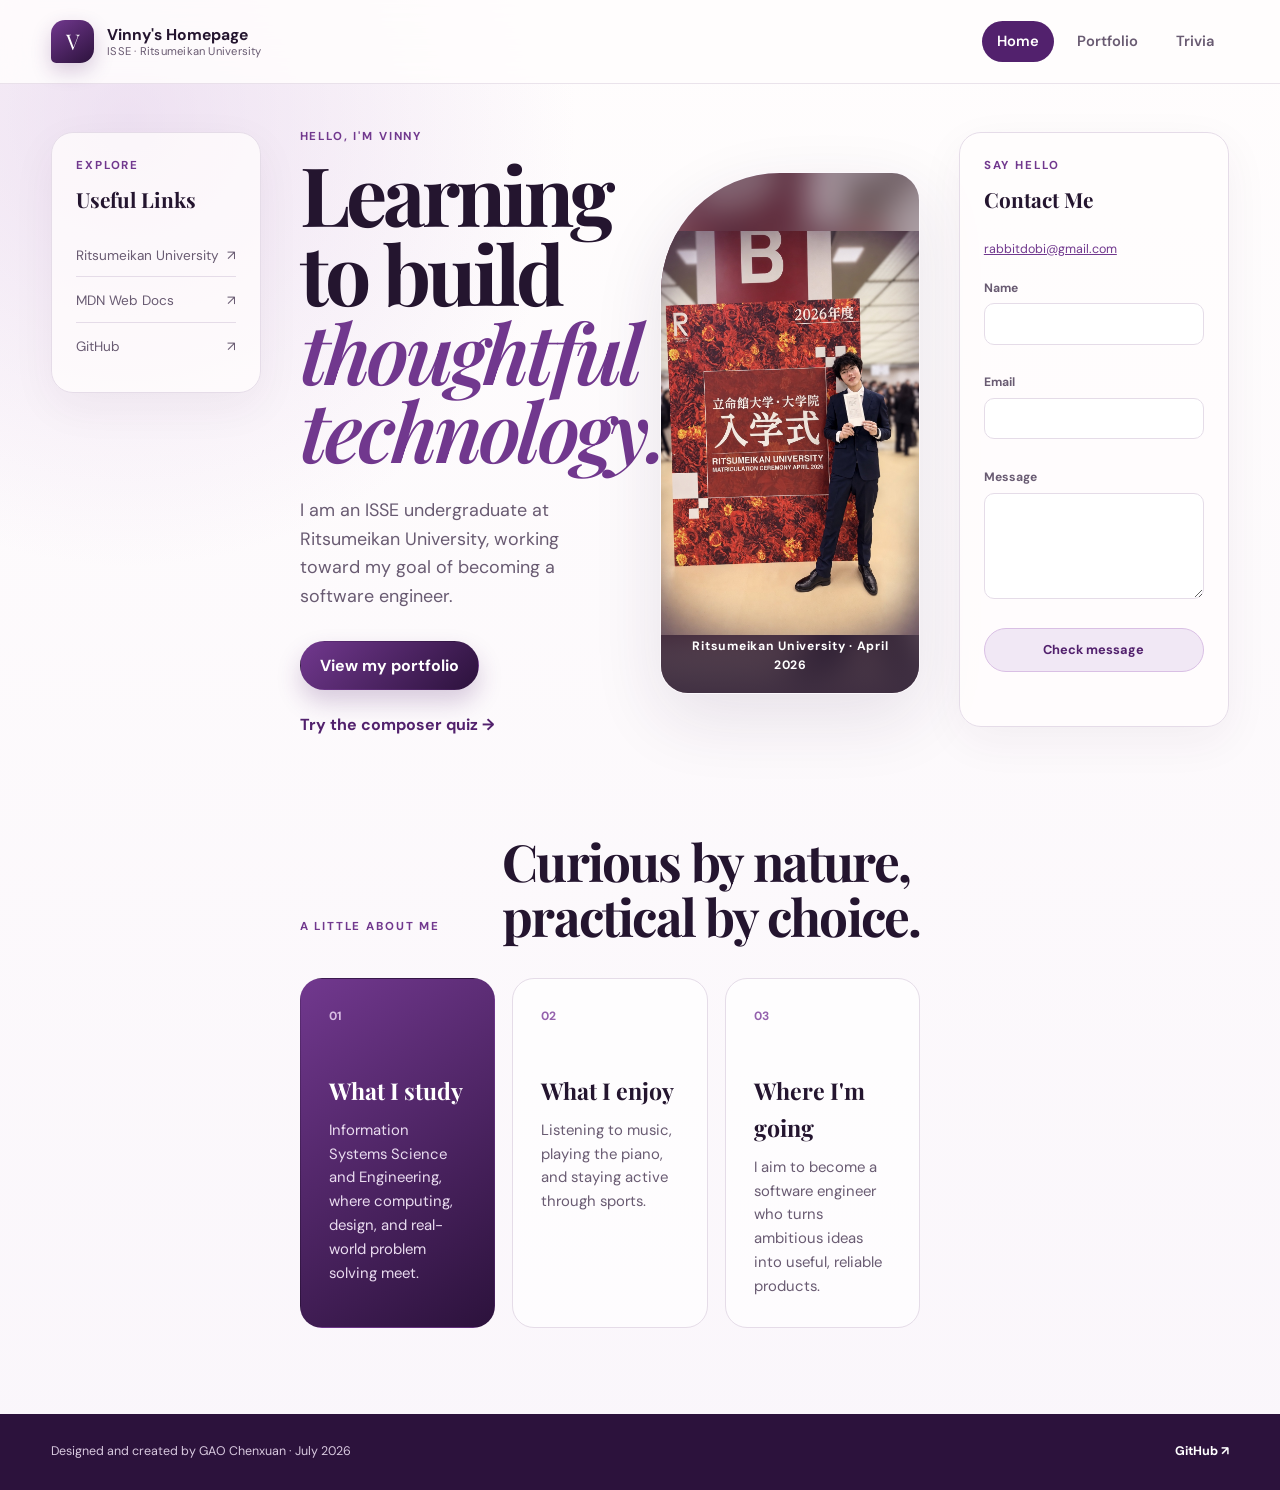
<file: index.html>
<!doctype html>
<html lang="en">
<head>
  <meta charset="utf-8">
  <meta name="viewport" content="width=device-width, initial-scale=1">
  <meta name="description" content="Vinny's personal homepage, portfolio, and classical composer quiz.">
  <title>Home | Vinny's Homepage</title>
  <link rel="preconnect" href="https://fonts.googleapis.com">
  <link rel="preconnect" href="https://fonts.gstatic.com" crossorigin>
  <link href="https://fonts.googleapis.com/css2?family=DM+Sans:wght@400;500;600;700&amp;family=Playfair+Display:wght@600;700&amp;display=swap" rel="stylesheet">
  <link rel="stylesheet" href="style.css">
  <script src="script.js" defer></script>
</head>
<body>
  <a class="skip-link" href="#main-content">Skip to main content</a>

  <header class="site-header">
    <a class="brand" href="index.html" aria-label="Vinny's Homepage, home">
      <span class="brand-mark" aria-hidden="true">V</span>
      <span>
        <strong>Vinny's Homepage</strong>
        <small>ISSE · Ritsumeikan University</small>
      </span>
    </a>
    <nav class="main-nav" aria-label="Main navigation">
      <a href="index.html" aria-current="page">Home</a>
      <a href="portfolio.html">Portfolio</a>
      <a href="trivia.html">Trivia</a>
    </nav>
  </header>

  <div class="page-shell">
    <aside class="sidebar sidebar-left" aria-label="Useful links">
      <div class="side-card sticky-card">
        <p class="section-label">Explore</p>
        <h2>Useful Links</h2>
        <ul class="link-list">
          <li><a href="https://en.ritsumei.ac.jp/" target="_blank" rel="noopener noreferrer"><span>Ritsumeikan University</span><span aria-hidden="true">↗</span></a></li>
          <li><a href="https://developer.mozilla.org/" target="_blank" rel="noopener noreferrer"><span>MDN Web Docs</span><span aria-hidden="true">↗</span></a></li>
          <li><a href="https://github.com/" target="_blank" rel="noopener noreferrer"><span>GitHub</span><span aria-hidden="true">↗</span></a></li>
        </ul>
      </div>
    </aside>

    <main id="main-content" class="main-content">
      <section class="hero home-hero">
        <div class="hero-copy">
          <p class="eyebrow">Hello, I'm Vinny</p>
          <h1>Learning to build<br><em>thoughtful technology.</em></h1>
          <p class="hero-lead">I am an ISSE undergraduate at Ritsumeikan University, working toward my goal of becoming a software engineer.</p>
          <div class="hero-actions">
            <a class="button button-primary" href="portfolio.html">View my portfolio</a>
            <a class="text-link" href="trivia.html">Try the composer quiz <span aria-hidden="true">→</span></a>
          </div>
        </div>

        <figure class="portrait-card">
          <img src="profile-blurred.jpeg" width="1003" height="1568" alt="Vinny at the 2026 Ritsumeikan University matriculation ceremony">
          <figcaption>Ritsumeikan University · April 2026</figcaption>
        </figure>
      </section>

      <section class="content-section" aria-labelledby="about-heading">
        <div class="section-heading">
          <p class="eyebrow">A little about me</p>
          <h2 id="about-heading">Curious by nature,<br>practical by choice.</h2>
        </div>
        <div class="about-grid">
          <article class="info-card accent-card">
            <span class="card-number">01</span>
            <h3>What I study</h3>
            <p>Information Systems Science and Engineering, where computing, design, and real-world problem solving meet.</p>
          </article>
          <article class="info-card">
            <span class="card-number">02</span>
            <h3>What I enjoy</h3>
            <p>Listening to music, playing the piano, and staying active through sports.</p>
          </article>
          <article class="info-card">
            <span class="card-number">03</span>
            <h3>Where I'm going</h3>
            <p>I aim to become a software engineer who turns ambitious ideas into useful, reliable products.</p>
          </article>
        </div>
      </section>
    </main>

    <aside class="sidebar sidebar-right" aria-label="Contact information">
      <div class="side-card contact-card sticky-card">
        <p class="section-label">Say hello</p>
        <h2>Contact Me</h2>
        <a class="email-link" href="mailto:rabbitdobi@gmail.com">rabbitdobi@gmail.com</a>
        <form class="contact-form" novalidate>
          <div class="form-group">
            <label for="contact-name">Name</label>
            <input id="contact-name" name="name" type="text" autocomplete="name" required>
            <span class="field-error" data-error-for="name"></span>
          </div>
          <div class="form-group">
            <label for="contact-email">Email</label>
            <input id="contact-email" name="email" type="email" autocomplete="email" required>
            <span class="field-error" data-error-for="email"></span>
          </div>
          <div class="form-group">
            <label for="contact-message">Message</label>
            <textarea id="contact-message" name="message" rows="4" required></textarea>
            <span class="field-error" data-error-for="message"></span>
          </div>
          <button class="button button-secondary" type="submit">Check message</button>
          <p class="form-status" role="status" aria-live="polite"></p>
        </form>
      </div>
    </aside>
  </div>

  <footer class="site-footer">
    <p>Designed and created by GAO Chenxuan · July 2026</p>
    <a href="https://github.com/rabbitdobi?tab=repositories" target="_blank" rel="noopener noreferrer">GitHub <span aria-hidden="true">↗</span></a>
  </footer>
</body>
</html>
</file>
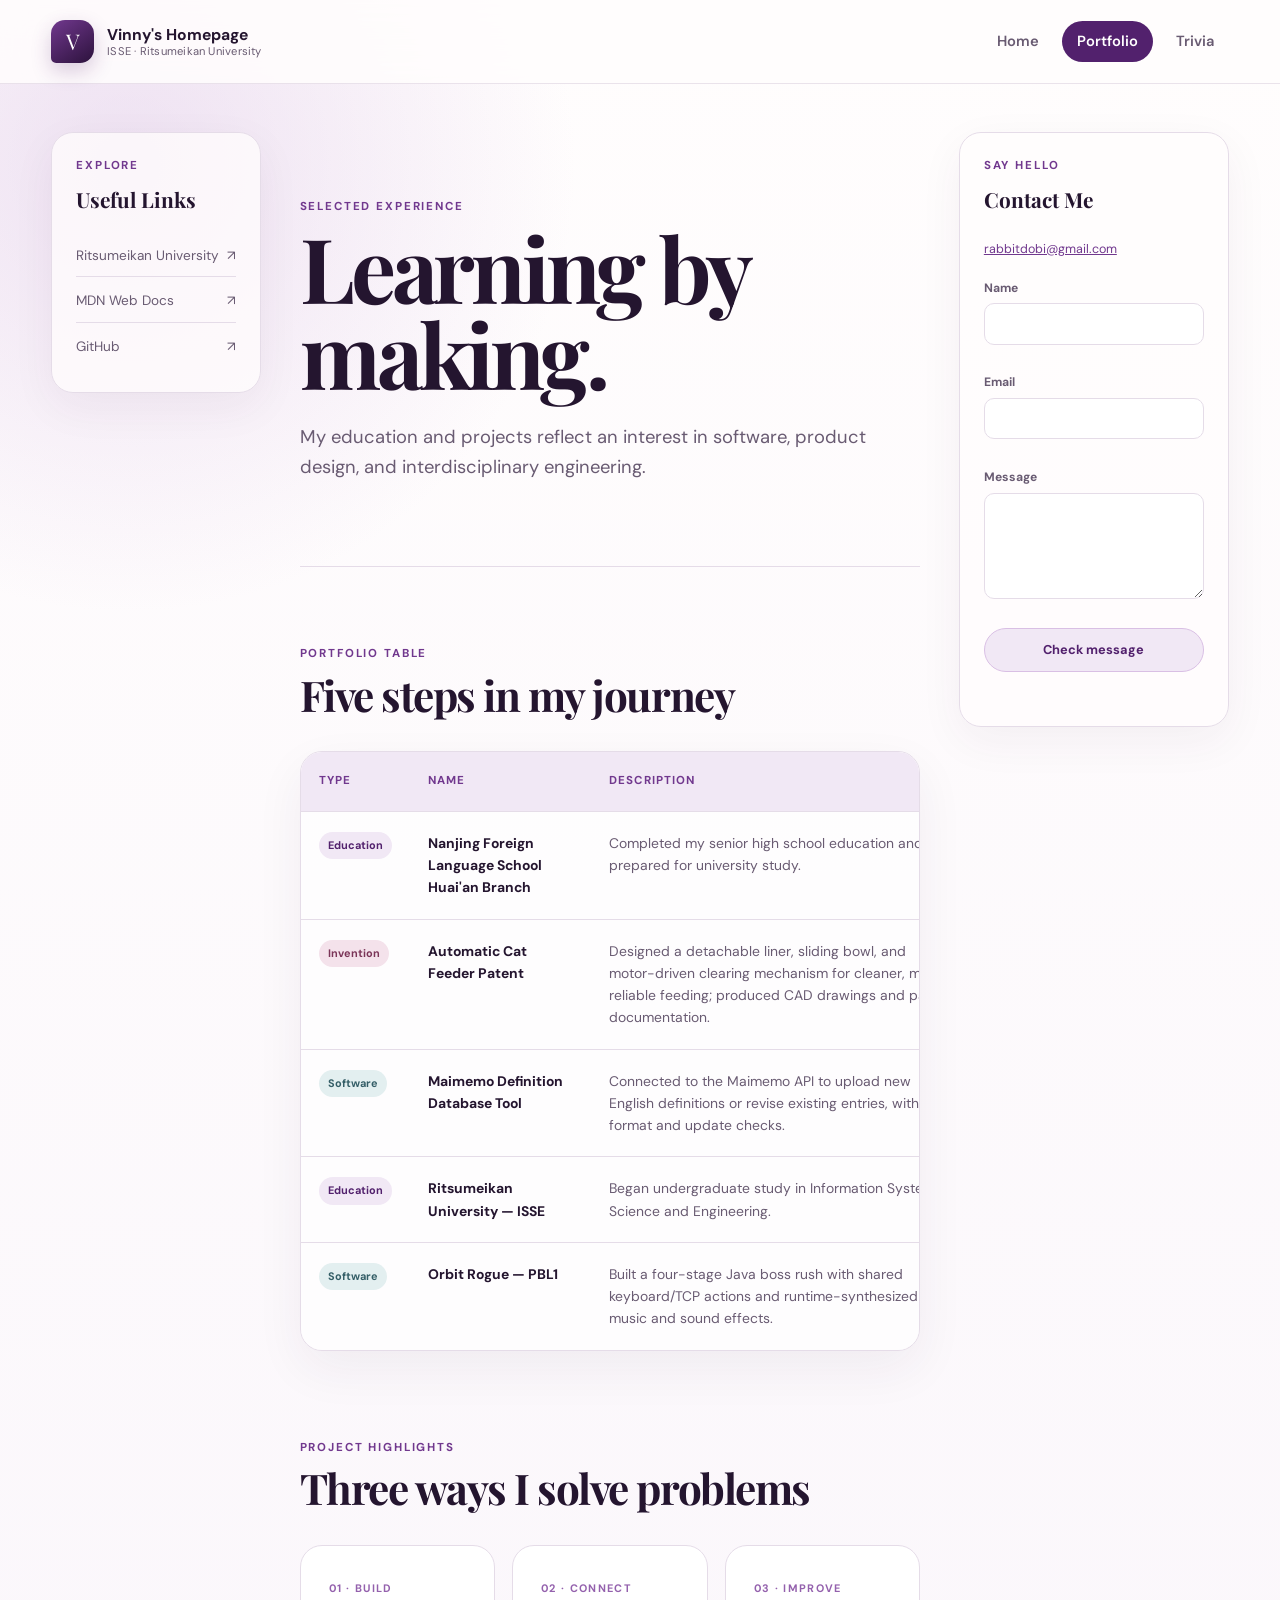
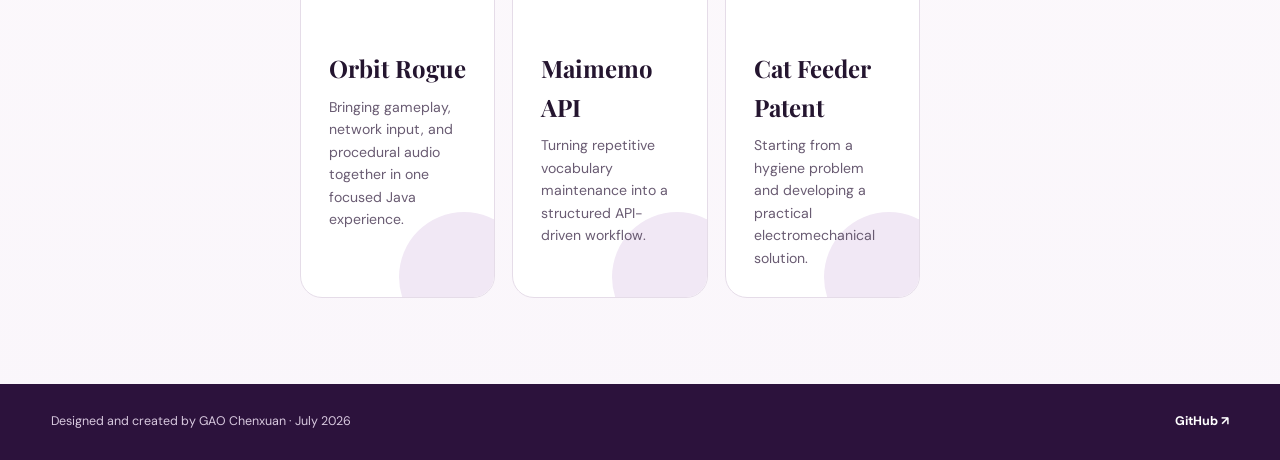
<file: portfolio.html>
<!doctype html>
<html lang="en">
<head>
  <meta charset="utf-8">
  <meta name="viewport" content="width=device-width, initial-scale=1">
  <meta name="description" content="Vinny's education, projects, and product design experience.">
  <title>Portfolio | Vinny's Homepage</title>
  <link rel="preconnect" href="https://fonts.googleapis.com">
  <link rel="preconnect" href="https://fonts.gstatic.com" crossorigin>
  <link href="https://fonts.googleapis.com/css2?family=DM+Sans:wght@400;500;600;700&amp;family=Playfair+Display:wght@600;700&amp;display=swap" rel="stylesheet">
  <link rel="stylesheet" href="style.css">
  <script src="script.js" defer></script>
</head>
<body>
  <a class="skip-link" href="#main-content">Skip to main content</a>

  <header class="site-header">
    <a class="brand" href="index.html" aria-label="Vinny's Homepage, home">
      <span class="brand-mark" aria-hidden="true">V</span>
      <span><strong>Vinny's Homepage</strong><small>ISSE · Ritsumeikan University</small></span>
    </a>
    <nav class="main-nav" aria-label="Main navigation">
      <a href="index.html">Home</a>
      <a href="portfolio.html" aria-current="page">Portfolio</a>
      <a href="trivia.html">Trivia</a>
    </nav>
  </header>

  <div class="page-shell">
    <aside class="sidebar sidebar-left" aria-label="Useful links">
      <div class="side-card sticky-card">
        <p class="section-label">Explore</p>
        <h2>Useful Links</h2>
        <ul class="link-list">
          <li><a href="https://en.ritsumei.ac.jp/" target="_blank" rel="noopener noreferrer"><span>Ritsumeikan University</span><span aria-hidden="true">↗</span></a></li>
          <li><a href="https://developer.mozilla.org/" target="_blank" rel="noopener noreferrer"><span>MDN Web Docs</span><span aria-hidden="true">↗</span></a></li>
          <li><a href="https://github.com/" target="_blank" rel="noopener noreferrer"><span>GitHub</span><span aria-hidden="true">↗</span></a></li>
        </ul>
      </div>
    </aside>

    <main id="main-content" class="main-content">
      <section class="page-intro">
        <p class="eyebrow">Selected experience</p>
        <h1>Learning by making.</h1>
        <p>My education and projects reflect an interest in software, product design, and interdisciplinary engineering.</p>
      </section>

      <section class="portfolio-section" aria-labelledby="portfolio-heading">
        <div class="section-heading compact-heading">
          <p class="eyebrow">Portfolio table</p>
          <h2 id="portfolio-heading">Five steps in my journey</h2>
        </div>
        <div class="table-wrap">
          <table>
            <caption class="sr-only">Vinny's education and project portfolio</caption>
            <thead>
              <tr>
                <th scope="col">Type</th>
                <th scope="col">Name</th>
                <th scope="col">Description</th>
                <th scope="col">Date</th>
              </tr>
            </thead>
            <tbody>
              <tr>
                <td><span class="type-pill education">Education</span></td>
                <td><strong>Nanjing Foreign Language School Huai'an Branch</strong></td>
                <td>Completed my senior high school education and prepared for university study.</td>
                <td class="date-cell">2021–2024</td>
              </tr>
              <tr>
                <td><span class="type-pill invention">Invention</span></td>
                <td><strong>Automatic Cat Feeder Patent</strong></td>
                <td>Designed a detachable liner, sliding bowl, and motor-driven clearing mechanism for cleaner, more reliable feeding; produced CAD drawings and patent documentation.</td>
                <td class="date-cell">2023</td>
              </tr>
              <tr>
                <td><span class="type-pill software">Software</span></td>
                <td><strong>Maimemo Definition Database Tool</strong></td>
                <td>Connected to the Maimemo API to upload new English definitions or revise existing entries, with format and update checks.</td>
                <td class="date-cell">Oct 2025</td>
              </tr>
              <tr>
                <td><span class="type-pill education">Education</span></td>
                <td><strong>Ritsumeikan University — ISSE</strong></td>
                <td>Began undergraduate study in Information Systems Science and Engineering.</td>
                <td class="date-cell">2026–Present</td>
              </tr>
              <tr>
                <td><span class="type-pill software">Software</span></td>
                <td><strong>Orbit Rogue — PBL1</strong></td>
                <td>Built a four-stage Java boss rush with shared keyboard/TCP actions and runtime-synthesized music and sound effects.</td>
                <td class="date-cell">Jun 2026</td>
              </tr>
            </tbody>
          </table>
        </div>
      </section>

      <section class="project-highlights" aria-labelledby="highlights-heading">
        <div class="section-heading compact-heading">
          <p class="eyebrow">Project highlights</p>
          <h2 id="highlights-heading">Three ways I solve problems</h2>
        </div>
        <div class="highlight-grid">
          <article class="highlight-card">
            <span>01 · Build</span>
            <h3>Orbit Rogue</h3>
            <p>Bringing gameplay, network input, and procedural audio together in one focused Java experience.</p>
          </article>
          <article class="highlight-card">
            <span>02 · Connect</span>
            <h3>Maimemo API</h3>
            <p>Turning repetitive vocabulary maintenance into a structured API-driven workflow.</p>
          </article>
          <article class="highlight-card">
            <span>03 · Improve</span>
            <h3>Cat Feeder Patent</h3>
            <p>Starting from a hygiene problem and developing a practical electromechanical solution.</p>
          </article>
        </div>
      </section>
    </main>

    <aside class="sidebar sidebar-right" aria-label="Contact information">
      <div class="side-card contact-card sticky-card">
        <p class="section-label">Say hello</p>
        <h2>Contact Me</h2>
        <a class="email-link" href="mailto:rabbitdobi@gmail.com">rabbitdobi@gmail.com</a>
        <form class="contact-form" novalidate>
          <div class="form-group"><label for="contact-name">Name</label><input id="contact-name" name="name" type="text" autocomplete="name" required><span class="field-error" data-error-for="name"></span></div>
          <div class="form-group"><label for="contact-email">Email</label><input id="contact-email" name="email" type="email" autocomplete="email" required><span class="field-error" data-error-for="email"></span></div>
          <div class="form-group"><label for="contact-message">Message</label><textarea id="contact-message" name="message" rows="4" required></textarea><span class="field-error" data-error-for="message"></span></div>
          <button class="button button-secondary" type="submit">Check message</button>
          <p class="form-status" role="status" aria-live="polite"></p>
        </form>
      </div>
    </aside>
  </div>

  <footer class="site-footer">
    <p>Designed and created by GAO Chenxuan · July 2026</p>
    <a href="https://github.com/rabbitdobi?tab=repositories" target="_blank" rel="noopener noreferrer">GitHub <span aria-hidden="true">↗</span></a>
  </footer>
</body>
</html>
</file>
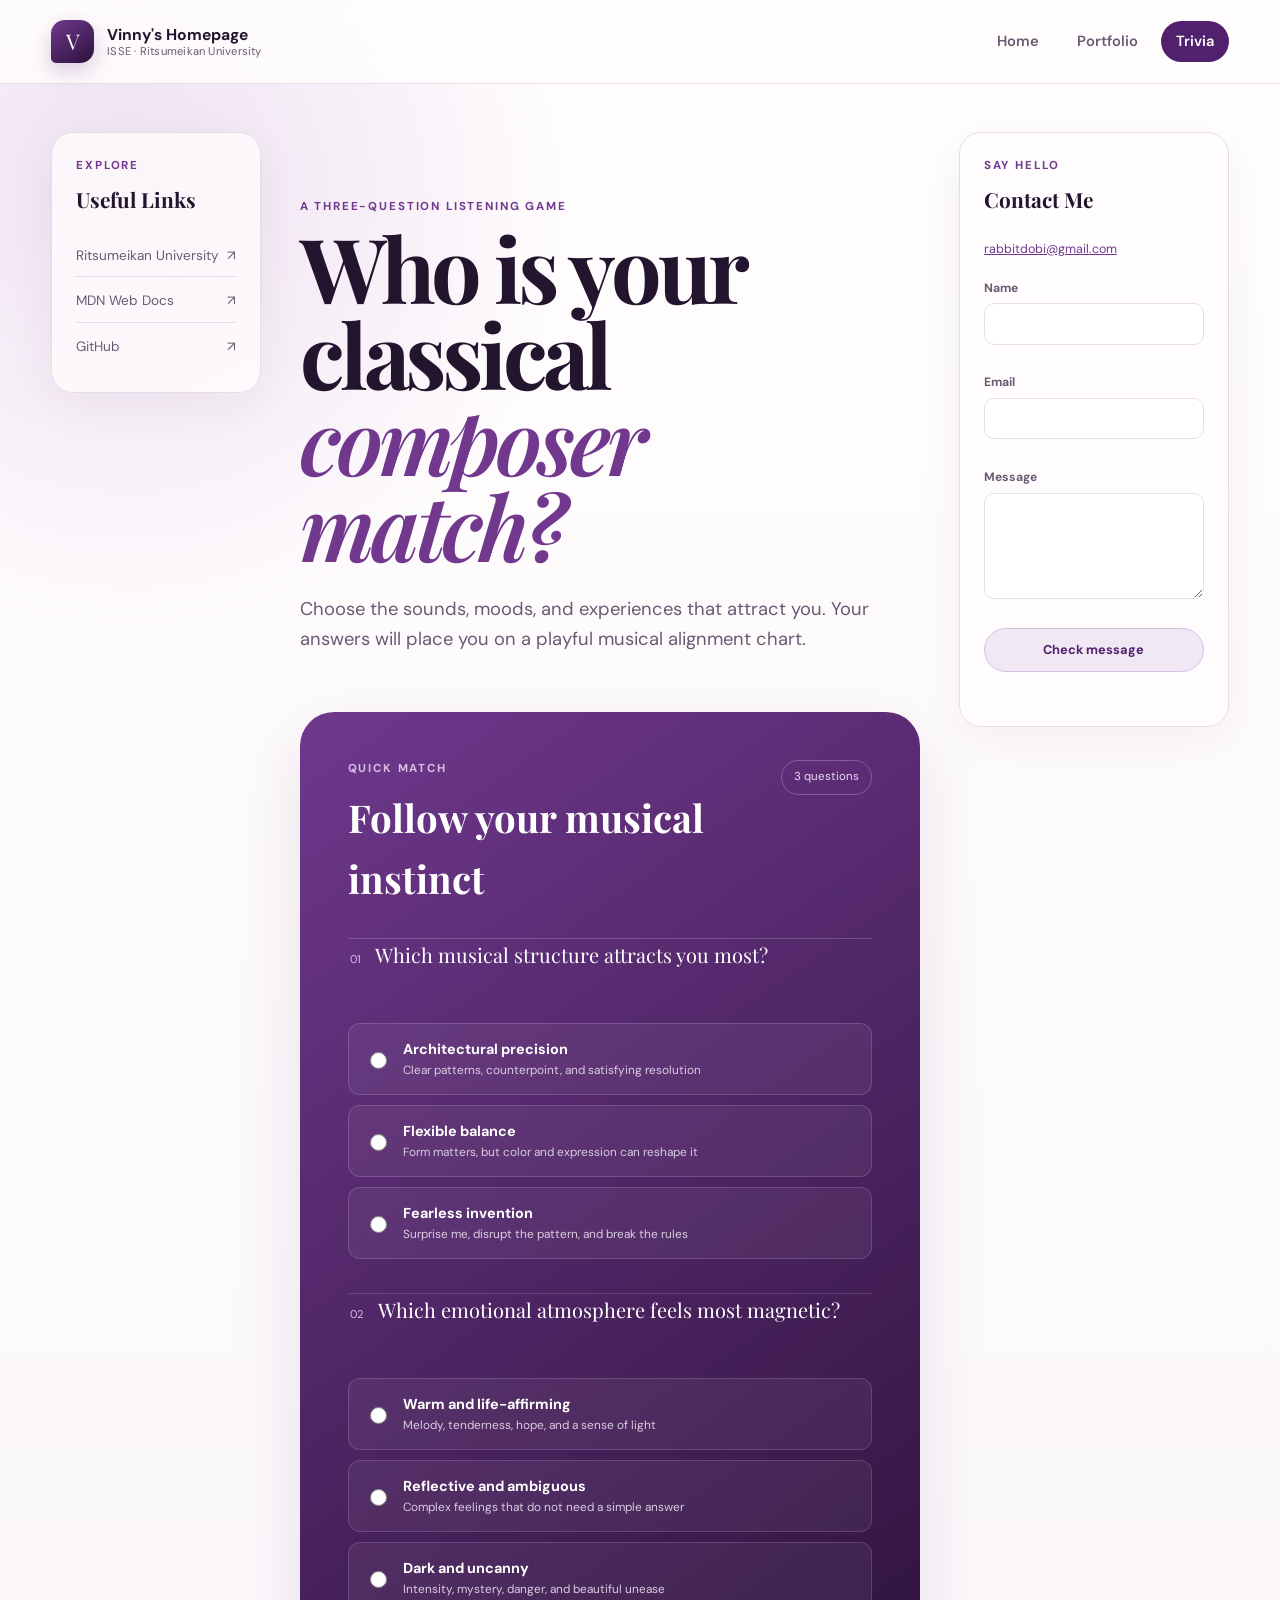
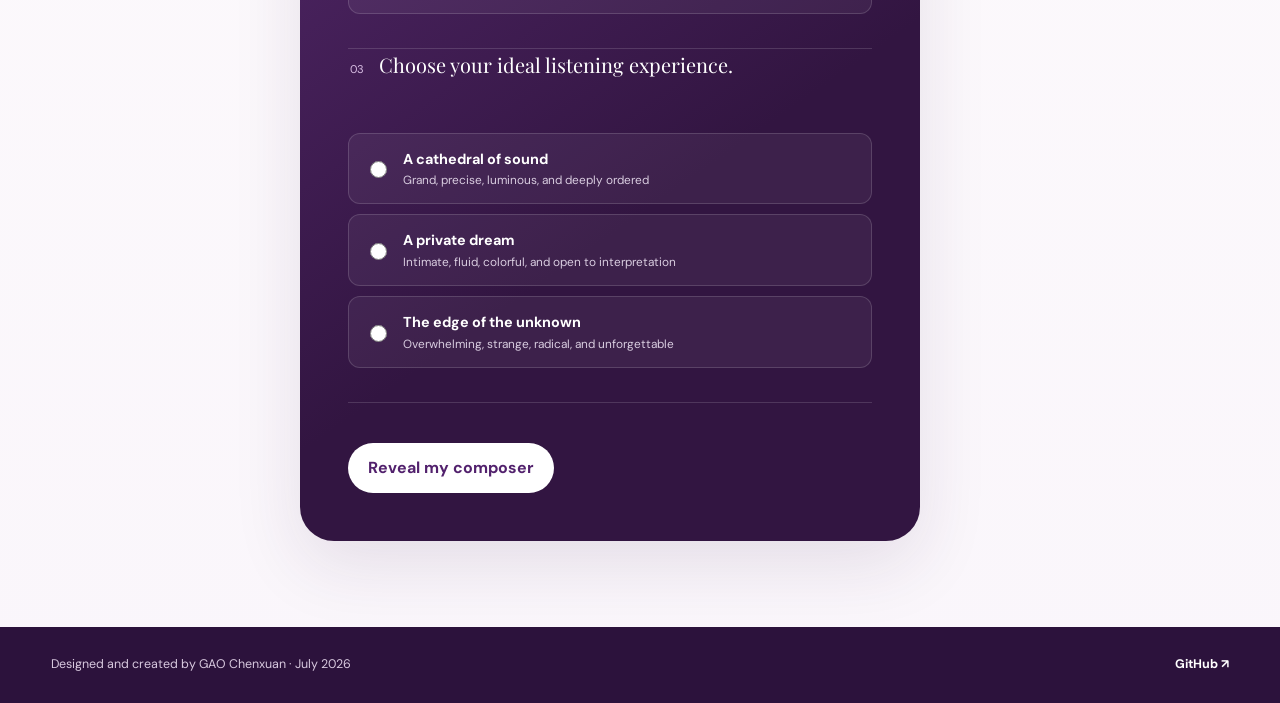
<file: trivia.html>
<!doctype html>
<html lang="en">
<head>
  <meta charset="utf-8">
  <meta name="viewport" content="width=device-width, initial-scale=1">
  <meta name="description" content="A three-question quiz that matches your musical taste with a classical composer.">
  <title>Composer Quiz | Vinny's Homepage</title>
  <link rel="preconnect" href="https://fonts.googleapis.com">
  <link rel="preconnect" href="https://fonts.gstatic.com" crossorigin>
  <link href="https://fonts.googleapis.com/css2?family=DM+Sans:wght@400;500;600;700&amp;family=Playfair+Display:wght@600;700&amp;display=swap" rel="stylesheet">
  <link rel="stylesheet" href="style.css">
  <script src="script.js" defer></script>
</head>
<body>
  <a class="skip-link" href="#main-content">Skip to main content</a>

  <header class="site-header">
    <a class="brand" href="index.html" aria-label="Vinny's Homepage, home">
      <span class="brand-mark" aria-hidden="true">V</span>
      <span><strong>Vinny's Homepage</strong><small>ISSE · Ritsumeikan University</small></span>
    </a>
    <nav class="main-nav" aria-label="Main navigation">
      <a href="index.html">Home</a>
      <a href="portfolio.html">Portfolio</a>
      <a href="trivia.html" aria-current="page">Trivia</a>
    </nav>
  </header>

  <div class="page-shell">
    <aside class="sidebar sidebar-left" aria-label="Useful links">
      <div class="side-card sticky-card">
        <p class="section-label">Explore</p>
        <h2>Useful Links</h2>
        <ul class="link-list">
          <li><a href="https://en.ritsumei.ac.jp/" target="_blank" rel="noopener noreferrer"><span>Ritsumeikan University</span><span aria-hidden="true">↗</span></a></li>
          <li><a href="https://developer.mozilla.org/" target="_blank" rel="noopener noreferrer"><span>MDN Web Docs</span><span aria-hidden="true">↗</span></a></li>
          <li><a href="https://github.com/" target="_blank" rel="noopener noreferrer"><span>GitHub</span><span aria-hidden="true">↗</span></a></li>
        </ul>
      </div>
    </aside>

    <main id="main-content" class="main-content">
      <section class="page-intro trivia-intro">
        <p class="eyebrow">A three-question listening game</p>
        <h1>Who is your classical<br><em>composer match?</em></h1>
        <p>Choose the sounds, moods, and experiences that attract you. Your answers will place you on a playful musical alignment chart.</p>
      </section>

      <section class="quiz-panel" aria-labelledby="quiz-heading">
        <div class="quiz-heading-row">
          <div>
            <p class="eyebrow">Quick match</p>
            <h2 id="quiz-heading">Follow your musical instinct</h2>
          </div>
          <span class="question-count">3 questions</span>
        </div>

        <form id="composer-quiz">
          <fieldset class="quiz-question">
            <legend><span>01</span> Which musical structure attracts you most?</legend>
            <label class="quiz-option"><input type="radio" name="structure" value="lawful" required><span><strong>Architectural precision</strong><small>Clear patterns, counterpoint, and satisfying resolution</small></span></label>
            <label class="quiz-option"><input type="radio" name="structure" value="neutral"><span><strong>Flexible balance</strong><small>Form matters, but color and expression can reshape it</small></span></label>
            <label class="quiz-option"><input type="radio" name="structure" value="chaotic"><span><strong>Fearless invention</strong><small>Surprise me, disrupt the pattern, and break the rules</small></span></label>
          </fieldset>

          <fieldset class="quiz-question">
            <legend><span>02</span> Which emotional atmosphere feels most magnetic?</legend>
            <label class="quiz-option"><input type="radio" name="mood" value="good" required><span><strong>Warm and life-affirming</strong><small>Melody, tenderness, hope, and a sense of light</small></span></label>
            <label class="quiz-option"><input type="radio" name="mood" value="neutral"><span><strong>Reflective and ambiguous</strong><small>Complex feelings that do not need a simple answer</small></span></label>
            <label class="quiz-option"><input type="radio" name="mood" value="evil"><span><strong>Dark and uncanny</strong><small>Intensity, mystery, danger, and beautiful unease</small></span></label>
          </fieldset>

          <fieldset class="quiz-question">
            <legend><span>03</span> Choose your ideal listening experience.</legend>
            <label class="quiz-option"><input type="radio" name="experience" value="lawful-good" required><span><strong>A cathedral of sound</strong><small>Grand, precise, luminous, and deeply ordered</small></span></label>
            <label class="quiz-option"><input type="radio" name="experience" value="neutral-neutral"><span><strong>A private dream</strong><small>Intimate, fluid, colorful, and open to interpretation</small></span></label>
            <label class="quiz-option"><input type="radio" name="experience" value="chaotic-evil"><span><strong>The edge of the unknown</strong><small>Overwhelming, strange, radical, and unforgettable</small></span></label>
          </fieldset>

          <p class="quiz-error" role="alert"></p>
          <button class="button button-primary quiz-submit" type="submit">Reveal my composer</button>
        </form>

      </section>

      <section id="alignment-reveal" class="alignment-section alignment-reveal" aria-labelledby="alignment-heading" tabindex="-1" hidden>
        <div id="quiz-result" class="match-spotlight" aria-live="polite">
          <div class="result-copy">
            <p class="result-kicker">Your musical alignment</p>
            <p class="result-alignment"></p>
            <h2 class="result-name"></h2>
            <p class="result-description"></p>
            <p class="result-work"></p>
            <button class="text-button" type="button" id="retake-quiz">Retake the quiz</button>
          </div>
          <div class="result-seal" aria-hidden="true">
            <span class="result-monogram"></span>
            <small>Your match</small>
          </div>
        </div>

        <div class="section-heading compact-heading">
          <p class="eyebrow">The full result map</p>
          <h2 id="alignment-heading">See where your match lives.</h2>
          <p>Your highlighted composer is shown below. Click another name to compare its musical personality.</p>
        </div>

        <div class="alignment-layout">
          <div class="alignment-chart" aria-label="Composer alignment chart">
            <div class="axis-corner" aria-hidden="true"></div>
            <div class="axis-label">Lawful</div><div class="axis-label">Neutral</div><div class="axis-label">Chaotic</div>
            <div class="axis-label axis-row">Good</div>
            <button class="composer-cell tone-good" type="button" data-composer="bach"><span>J.S.</span><strong>Bach</strong></button>
            <button class="composer-cell tone-good" type="button" data-composer="schubert"><span>Franz</span><strong>Schubert</strong></button>
            <button class="composer-cell tone-good" type="button" data-composer="beethoven"><span>Ludwig van</span><strong>Beethoven</strong></button>
            <div class="axis-label axis-row">Neutral</div>
            <button class="composer-cell tone-neutral" type="button" data-composer="brahms"><span>Johannes</span><strong>Brahms</strong></button>
            <button class="composer-cell tone-neutral" type="button" data-composer="debussy"><span>Claude</span><strong>Debussy</strong></button>
            <button class="composer-cell tone-neutral" type="button" data-composer="mahler"><span>Gustav</span><strong>Mahler</strong></button>
            <div class="axis-label axis-row">Evil</div>
            <button class="composer-cell tone-evil" type="button" data-composer="wagner"><span>Richard</span><strong>Wagner</strong></button>
            <button class="composer-cell tone-evil" type="button" data-composer="scriabin"><span>Alexander</span><strong>Scriabin</strong></button>
            <button class="composer-cell tone-evil" type="button" data-composer="ligeti"><span>György</span><strong>Ligeti</strong></button>
          </div>

          <article id="composer-detail" class="composer-detail" aria-live="polite">
            <p class="detail-alignment">Lawful Good</p>
            <div class="composer-monogram" aria-hidden="true">JB</div>
            <h3>Johann Sebastian Bach</h3>
            <p class="detail-description">Meticulous counterpoint, spiritual clarity, and an extraordinary sense of balance make Bach the architect of this grid.</p>
            <p class="detail-work"><strong>Start with:</strong> Goldberg Variations</p>
          </article>
        </div>
        <p class="grid-note">This is a playful map of musical atmosphere. “Good” and “evil” do not describe the composers' character or morality.</p>
      </section>
    </main>

    <aside class="sidebar sidebar-right" aria-label="Contact information">
      <div class="side-card contact-card sticky-card">
        <p class="section-label">Say hello</p>
        <h2>Contact Me</h2>
        <a class="email-link" href="mailto:rabbitdobi@gmail.com">rabbitdobi@gmail.com</a>
        <form class="contact-form" novalidate>
          <div class="form-group"><label for="contact-name">Name</label><input id="contact-name" name="name" type="text" autocomplete="name" required><span class="field-error" data-error-for="name"></span></div>
          <div class="form-group"><label for="contact-email">Email</label><input id="contact-email" name="email" type="email" autocomplete="email" required><span class="field-error" data-error-for="email"></span></div>
          <div class="form-group"><label for="contact-message">Message</label><textarea id="contact-message" name="message" rows="4" required></textarea><span class="field-error" data-error-for="message"></span></div>
          <button class="button button-secondary" type="submit">Check message</button>
          <p class="form-status" role="status" aria-live="polite"></p>
        </form>
      </div>
    </aside>
  </div>

  <footer class="site-footer">
    <p>Designed and created by GAO Chenxuan · July 2026</p>
    <a href="https://github.com/rabbitdobi?tab=repositories" target="_blank" rel="noopener noreferrer">GitHub <span aria-hidden="true">↗</span></a>
  </footer>
</body>
</html>
</file>
<file: style.css>
:root {
  --ink: #24152f;
  --ink-soft: #695b72;
  --purple-950: #2c123c;
  --purple-800: #52216d;
  --purple-650: #71388e;
  --purple-500: #9461ad;
  --purple-250: #d9bfe4;
  --purple-100: #f1e8f5;
  --lavender: #f8f4fa;
  --paper: #fffdfd;
  --line: #e5dce8;
  --good: #efe6f5;
  --neutral: #e8d6ef;
  --evil: #d8b8df;
  --success: #39765a;
  --danger: #a63855;
  --shadow: 0 24px 70px rgba(59, 28, 72, 0.11);
  --radius-sm: 12px;
  --radius: 22px;
  --radius-lg: 34px;
  --sans: "DM Sans", system-ui, -apple-system, BlinkMacSystemFont, "Segoe UI", sans-serif;
  --serif: "Playfair Display", Georgia, serif;
}

*, *::before, *::after { box-sizing: border-box; }

html { scroll-behavior: smooth; }

body {
  margin: 0;
  color: var(--ink);
  background:
    radial-gradient(circle at 10% 8%, rgba(217, 191, 228, .45), transparent 28rem),
    linear-gradient(180deg, #fffdfd 0%, #faf6fb 100%);
  font-family: var(--sans);
  line-height: 1.6;
  min-height: 100vh;
}

a { color: inherit; }
button, input, textarea { font: inherit; }
button { color: inherit; }

.skip-link {
  position: fixed;
  top: 12px;
  left: 12px;
  z-index: 100;
  padding: 10px 15px;
  border-radius: 8px;
  background: var(--purple-950);
  color: white;
  transform: translateY(-150%);
  transition: transform .2s ease;
}

.skip-link:focus { transform: translateY(0); }

.site-header {
  display: flex;
  align-items: center;
  justify-content: space-between;
  gap: 2rem;
  padding: 20px clamp(20px, 4vw, 64px);
  border-bottom: 1px solid rgba(114, 75, 129, .15);
  background: rgba(255, 253, 253, .86);
  backdrop-filter: blur(16px);
  position: sticky;
  top: 0;
  z-index: 50;
}

.brand {
  display: inline-flex;
  align-items: center;
  gap: 13px;
  text-decoration: none;
}

.brand-mark {
  display: grid;
  place-items: center;
  width: 43px;
  height: 43px;
  border-radius: 14px 14px 14px 5px;
  color: white;
  background: linear-gradient(145deg, var(--purple-650), var(--purple-950));
  font-family: var(--serif);
  font-size: 1.35rem;
  box-shadow: 0 8px 20px rgba(82, 33, 109, .22);
}

.brand > span:last-child { display: grid; line-height: 1.25; }
.brand strong { font-size: .98rem; }
.brand small { color: var(--ink-soft); font-size: .7rem; letter-spacing: .02em; }

.main-nav { display: flex; align-items: center; gap: 8px; }

.main-nav a {
  position: relative;
  padding: 9px 15px;
  border-radius: 999px;
  color: var(--ink-soft);
  font-size: .92rem;
  font-weight: 600;
  text-decoration: none;
  transition: color .2s ease, background-color .2s ease, transform .2s ease;
}

.main-nav a:hover,
.main-nav a:focus-visible {
  color: var(--purple-800);
  background: var(--purple-100);
  transform: translateY(-1px);
}

.main-nav a[aria-current="page"] { color: white; background: var(--purple-800); }

.page-shell {
  display: grid;
  grid-template-columns: minmax(170px, 210px) minmax(0, 1fr) minmax(230px, 270px);
  gap: clamp(22px, 3vw, 48px);
  width: min(1540px, 100%);
  margin: 0 auto;
  padding: 44px clamp(20px, 4vw, 64px) 86px;
}

.main-content { min-width: 0; }
.sticky-card { position: sticky; top: 132px; }

.side-card {
  padding: 24px;
  border: 1px solid var(--line);
  border-radius: var(--radius);
  background: rgba(255, 253, 253, .76);
  box-shadow: 0 14px 45px rgba(68, 36, 80, .055);
}

.section-label,
.eyebrow {
  margin: 0 0 8px;
  color: var(--purple-650);
  font-size: .72rem;
  font-weight: 700;
  letter-spacing: .16em;
  text-transform: uppercase;
}

.side-card h2 { margin: 0 0 18px; font-family: var(--serif); font-size: 1.3rem; }
.link-list { display: grid; gap: 3px; margin: 0; padding: 0; list-style: none; }

.link-list a {
  display: flex;
  align-items: center;
  justify-content: space-between;
  gap: 8px;
  padding: 10px 0;
  border-bottom: 1px solid var(--line);
  color: var(--ink-soft);
  font-size: .85rem;
  text-decoration: none;
  transition: color .2s ease, padding-left .2s ease;
}

.link-list li:last-child a { border-bottom: 0; }
.link-list a:hover, .link-list a:focus-visible { color: var(--purple-800); padding-left: 4px; }

.email-link {
  display: inline-block;
  margin: -6px 0 19px;
  color: var(--purple-650);
  font-size: .78rem;
  overflow-wrap: anywhere;
}

.contact-form { display: grid; gap: 13px; }
.form-group { display: grid; gap: 5px; }
.form-group label { color: var(--ink-soft); font-size: .76rem; font-weight: 700; }

.form-group input,
.form-group textarea {
  width: 100%;
  border: 1px solid var(--line);
  border-radius: 10px;
  outline: none;
  background: white;
  color: var(--ink);
  padding: 9px 11px;
  font-size: .84rem;
  transition: border-color .2s ease, box-shadow .2s ease;
}

.form-group textarea { min-height: 90px; resize: vertical; }
.form-group input:focus, .form-group textarea:focus { border-color: var(--purple-500); box-shadow: 0 0 0 3px var(--purple-100); }
.form-group input[aria-invalid="true"], .form-group textarea[aria-invalid="true"] { border-color: var(--danger); }
.field-error { min-height: 1em; color: var(--danger); font-size: .68rem; line-height: 1.25; }
.form-status { min-height: 1.4em; margin: 0; color: var(--success); font-size: .76rem; }

.button {
  display: inline-flex;
  align-items: center;
  justify-content: center;
  min-height: 44px;
  padding: 11px 19px;
  border: 1px solid transparent;
  border-radius: 999px;
  cursor: pointer;
  font-weight: 700;
  text-decoration: none;
  transition: transform .2s ease, box-shadow .2s ease, background-color .2s ease;
}

.button:hover, .button:focus-visible { transform: translateY(-2px); }
.button-primary { color: white; background: linear-gradient(135deg, var(--purple-650), var(--purple-950)); box-shadow: 0 12px 25px rgba(82, 33, 109, .22); }
.button-secondary { width: 100%; color: var(--purple-800); background: var(--purple-100); border-color: var(--purple-250); font-size: .8rem; }
.button-secondary:hover, .button-secondary:focus-visible { background: #e9d9ef; }

.hero {
  min-height: 590px;
  display: grid;
  grid-template-columns: minmax(0, 1.08fr) minmax(260px, .92fr);
  align-items: center;
  gap: clamp(28px, 5vw, 70px);
}

.hero h1,
.page-intro h1 {
  margin: 0;
  font-family: var(--serif);
  font-size: clamp(3rem, 6.4vw, 6.2rem);
  line-height: .96;
  letter-spacing: -.045em;
}

.hero h1 em,
.page-intro h1 em { color: var(--purple-650); font-weight: 600; }

.hero-lead {
  max-width: 610px;
  margin: 27px 0 0;
  color: var(--ink-soft);
  font-size: clamp(1rem, 1.4vw, 1.22rem);
}

.hero-actions { display: flex; align-items: center; flex-wrap: wrap; gap: 22px; margin-top: 30px; }
.text-link { color: var(--purple-800); font-weight: 700; text-decoration: none; }
.text-link span { display: inline-block; transition: transform .2s ease; }
.text-link:hover span { transform: translateX(4px); }

.portrait-card {
  position: relative;
  isolation: isolate;
  overflow: hidden;
  min-height: 520px;
  margin: 0;
  border: 1px solid rgba(255, 255, 255, .7);
  border-radius: 120px 28px 28px 28px;
  background: var(--purple-100);
  box-shadow: var(--shadow);
}

.portrait-card::before {
  content: "";
  position: absolute;
  inset: -28px;
  z-index: -2;
  background: linear-gradient(rgba(75, 30, 96, .25), rgba(42, 18, 58, .5)), url("profile-blurred.jpeg") 66% 42% / cover;
  filter: blur(16px) saturate(.72);
  transform: scale(1.08);
}

.portrait-card::after {
  content: "";
  position: absolute;
  inset: 0;
  z-index: -1;
  background: linear-gradient(180deg, transparent 55%, rgba(36, 21, 47, .7));
}

.portrait-card img {
  display: block;
  width: 100%;
  height: 520px;
  object-fit: contain;
  object-position: center;
}

.portrait-card figcaption {
  position: absolute;
  right: 20px;
  bottom: 17px;
  left: 20px;
  color: white;
  font-size: .76rem;
  font-weight: 700;
  letter-spacing: .06em;
  text-align: center;
}

.content-section { padding-top: 96px; }
.section-heading { display: flex; align-items: end; justify-content: space-between; gap: 30px; margin-bottom: 34px; }
.section-heading h2 { margin: 0; font-family: var(--serif); font-size: clamp(2.1rem, 4vw, 4rem); line-height: 1.08; letter-spacing: -.035em; }
.section-heading > p:last-child { max-width: 520px; color: var(--ink-soft); }
.compact-heading { display: block; }
.compact-heading h2 { font-size: clamp(2rem, 3.3vw, 3.3rem); }
.compact-heading > p:last-child { margin-bottom: 0; }

.about-grid { display: grid; grid-template-columns: repeat(3, 1fr); gap: 17px; }
.info-card { min-height: 250px; padding: 28px; border: 1px solid var(--line); border-radius: var(--radius); background: rgba(255, 255, 255, .7); }
.info-card.accent-card { color: white; background: linear-gradient(145deg, var(--purple-650), var(--purple-950)); border-color: transparent; }
.card-number { display: block; margin-bottom: 45px; color: var(--purple-500); font-size: .75rem; font-weight: 700; }
.accent-card .card-number { color: var(--purple-250); }
.info-card h3 { margin: 0 0 10px; font-family: var(--serif); font-size: 1.45rem; }
.info-card p { margin: 0; color: var(--ink-soft); font-size: .93rem; }
.accent-card p { color: #eadcf0; }

.page-intro { padding: 70px 0 84px; border-bottom: 1px solid var(--line); }
.page-intro h1 { font-size: clamp(3.7rem, 7vw, 7.5rem); }
.page-intro > p:last-child { max-width: 740px; margin: 27px 0 0; color: var(--ink-soft); font-size: 1.15rem; }
.portfolio-section, .alignment-section { padding-top: 78px; }

.table-wrap { overflow-x: auto; border: 1px solid var(--line); border-radius: var(--radius); background: rgba(255, 255, 255, .72); box-shadow: 0 18px 50px rgba(58, 28, 70, .06); }
table { width: 100%; min-width: 800px; border-collapse: collapse; }
th, td { padding: 20px 18px; border-bottom: 1px solid var(--line); text-align: left; vertical-align: top; }
th { color: var(--purple-650); background: var(--purple-100); font-size: .72rem; letter-spacing: .1em; text-transform: uppercase; }
td { color: var(--ink-soft); font-size: .87rem; }
td strong { color: var(--ink); }
tbody tr { transition: background-color .2s ease; }
tbody tr:hover { background: var(--lavender); }
tbody tr:last-child td { border-bottom: 0; }
.date-cell { white-space: nowrap; }

.type-pill { display: inline-flex; padding: 5px 9px; border-radius: 999px; color: var(--purple-800); background: var(--purple-100); font-size: .68rem; font-weight: 700; white-space: nowrap; }
.type-pill.invention { color: #7b3558; background: #f4e2eb; }
.type-pill.software { color: #345e67; background: #e3eff0; }

.project-highlights { padding-top: 88px; }
.highlight-grid { display: grid; grid-template-columns: repeat(3, 1fr); gap: 17px; }
.highlight-card { position: relative; overflow: hidden; min-height: 240px; padding: 28px; border: 1px solid var(--line); border-radius: var(--radius); background: white; }
.highlight-card::after { content: ""; position: absolute; right: -35px; bottom: -45px; width: 130px; height: 130px; border-radius: 50%; background: var(--purple-100); }
.highlight-card > span { color: var(--purple-500); font-size: .68rem; font-weight: 700; letter-spacing: .12em; text-transform: uppercase; }
.highlight-card h3 { margin: 50px 0 8px; font-family: var(--serif); font-size: 1.5rem; }
.highlight-card p { position: relative; z-index: 1; margin: 0; color: var(--ink-soft); font-size: .88rem; }

.trivia-intro { border-bottom: 0; padding-bottom: 58px; }
.quiz-panel { padding: clamp(25px, 4vw, 48px); border-radius: var(--radius-lg); color: white; background: linear-gradient(145deg, #6f388d, #321541 72%); box-shadow: var(--shadow); }
.quiz-heading-row { display: flex; align-items: start; justify-content: space-between; gap: 20px; padding-bottom: 28px; border-bottom: 1px solid rgba(255, 255, 255, .18); }
.quiz-heading-row .eyebrow { color: var(--purple-250); }
.quiz-heading-row h2 { margin: 0; font-family: var(--serif); font-size: clamp(2rem, 3vw, 3.2rem); }
.question-count { padding: 7px 12px; border: 1px solid rgba(255,255,255,.24); border-radius: 999px; color: #eadcf0; font-size: .72rem; white-space: nowrap; }
.quiz-question { display: grid; gap: 10px; margin: 0; padding: 34px 0; border: 0; border-bottom: 1px solid rgba(255, 255, 255, .14); }
.quiz-question legend { width: 100%; margin-bottom: 18px; font-family: var(--serif); font-size: 1.25rem; }
.quiz-question legend span { margin-right: 10px; color: var(--purple-250); font-family: var(--sans); font-size: .7rem; }

.quiz-option { display: flex; align-items: center; gap: 13px; padding: 14px 16px; border: 1px solid rgba(255,255,255,.15); border-radius: var(--radius-sm); cursor: pointer; background: rgba(255,255,255,.055); transition: border-color .2s ease, background-color .2s ease, transform .2s ease; }
.quiz-option:hover { border-color: rgba(255,255,255,.4); background: rgba(255,255,255,.1); transform: translateX(3px); }
.quiz-option:has(input:checked) { border-color: #d9bfe4; background: rgba(217,191,228,.2); }
.quiz-option input { width: 17px; height: 17px; accent-color: #d9bfe4; }
.quiz-option > span { display: grid; }
.quiz-option strong { font-size: .9rem; }
.quiz-option small { color: #d9cde0; font-size: .74rem; }
.quiz-error { margin: 18px 0 0; color: #ffd1dc; font-size: .82rem; }
.quiz-submit { margin-top: 22px; background: white; color: var(--purple-800); box-shadow: none; }

.alignment-reveal {
  scroll-margin-top: 104px;
  opacity: 0;
  transform: translateY(22px);
}

.alignment-reveal.is-visible {
  opacity: 1;
  transform: translateY(0);
  transition: opacity .55s ease, transform .55s ease;
}

.alignment-reveal:focus { outline: none; }

.match-spotlight {
  position: relative;
  isolation: isolate;
  overflow: hidden;
  display: grid;
  grid-template-columns: minmax(0, 1fr) 190px;
  align-items: center;
  gap: clamp(30px, 5vw, 70px);
  margin-bottom: 78px;
  padding: clamp(30px, 5vw, 58px);
  border-radius: var(--radius-lg);
  color: white;
  background:
    radial-gradient(circle at 88% 18%, rgba(217, 191, 228, .32), transparent 18rem),
    linear-gradient(145deg, #743b90, #2c123c 72%);
  box-shadow: var(--shadow);
}

.match-spotlight::after {
  content: "";
  position: absolute;
  right: -90px;
  bottom: -120px;
  z-index: -1;
  width: 320px;
  height: 320px;
  border: 1px solid rgba(255, 255, 255, .12);
  border-radius: 50%;
}

.result-kicker { margin: 0; color: var(--purple-250); font-size: .68rem; font-weight: 700; letter-spacing: .14em; text-transform: uppercase; }
.result-alignment { display: inline-block; margin: 16px 0 0; padding: 5px 11px; border-radius: 999px; color: var(--purple-950); background: var(--purple-250); font-size: .7rem; font-weight: 700; }
.match-spotlight h2 { margin: 14px 0 10px; font-family: var(--serif); font-size: clamp(2.8rem, 5.4vw, 5.2rem); line-height: .98; letter-spacing: -.04em; }
.result-description { max-width: 680px; margin-bottom: 0; color: #eadcf0; }
.result-work { margin: 22px 0 26px; color: white; font-size: .86rem; }
.text-button { padding: 0; border: 0; border-bottom: 1px solid currentColor; cursor: pointer; color: white; background: transparent; font-weight: 700; }

.result-seal {
  display: grid;
  place-items: center;
  align-content: center;
  width: 170px;
  height: 170px;
  border: 1px solid rgba(255, 255, 255, .3);
  border-radius: 50%;
  background: rgba(255, 255, 255, .09);
  box-shadow: inset 0 0 0 10px rgba(255, 255, 255, .035);
}

.result-monogram { font-family: var(--serif); font-size: 2.7rem; line-height: 1; }
.result-seal small { margin-top: 8px; color: var(--purple-250); font-size: .62rem; font-weight: 700; letter-spacing: .14em; text-transform: uppercase; }

.alignment-layout { display: grid; grid-template-columns: minmax(0, 1.5fr) minmax(250px, .5fr); gap: 24px; align-items: start; }
.alignment-chart { display: grid; grid-template-columns: 80px repeat(3, minmax(125px, 1fr)); gap: 8px; }
.axis-label { display: grid; place-items: center; min-height: 38px; color: var(--purple-650); font-size: .68rem; font-weight: 700; letter-spacing: .12em; text-transform: uppercase; }
.axis-row { writing-mode: vertical-rl; transform: rotate(180deg); }
.composer-cell { min-height: 130px; padding: 17px; border: 1px solid rgba(113,56,142,.12); border-radius: 16px; cursor: pointer; text-align: left; transition: transform .2s ease, box-shadow .2s ease, border-color .2s ease; }
.composer-cell:hover, .composer-cell:focus-visible, .composer-cell.is-active { transform: translateY(-3px); border-color: var(--purple-500); box-shadow: 0 12px 30px rgba(65, 29, 80, .13); }
.composer-cell span { display: block; color: var(--ink-soft); font-size: .7rem; }
.composer-cell strong { display: block; margin-top: 2px; font-family: var(--serif); font-size: clamp(1rem, 1.8vw, 1.35rem); }
.tone-good { background: var(--good); }
.tone-neutral { background: var(--neutral); }
.tone-evil { background: var(--evil); }

.composer-detail { position: sticky; top: 132px; min-height: 430px; padding: 28px; border-radius: var(--radius); color: white; background: linear-gradient(155deg, var(--purple-650), var(--purple-950)); box-shadow: var(--shadow); }
.detail-alignment { margin: 0; color: var(--purple-250); font-size: .68rem; font-weight: 700; letter-spacing: .13em; text-transform: uppercase; }
.composer-monogram { display: grid; place-items: center; width: 86px; height: 86px; margin: 36px 0; border: 1px solid rgba(255,255,255,.25); border-radius: 50%; font-family: var(--serif); font-size: 1.5rem; background: rgba(255,255,255,.1); }
.composer-detail h3 { margin: 0 0 12px; font-family: var(--serif); font-size: 1.8rem; line-height: 1.1; }
.detail-description { color: #e3d5e8; font-size: .88rem; }
.detail-work { margin-top: 24px; font-size: .78rem; }
.grid-note { margin: 17px 0 0; color: var(--ink-soft); font-size: .75rem; }

.site-footer {
  display: flex;
  align-items: center;
  justify-content: space-between;
  gap: 20px;
  padding: 28px clamp(20px, 4vw, 64px);
  color: #d8c9df;
  background: var(--purple-950);
  font-size: .78rem;
}

.site-footer p { margin: 0; }
.site-footer a { color: white; font-weight: 700; text-decoration: none; }
.sr-only { position: absolute; width: 1px; height: 1px; padding: 0; margin: -1px; overflow: hidden; clip: rect(0,0,0,0); white-space: nowrap; border: 0; }

@media (max-width: 1180px) {
  .page-shell { grid-template-columns: minmax(160px, 190px) minmax(0, 1fr); }
  .sidebar-right { grid-column: 1 / -1; }
  .sidebar-right .sticky-card { position: static; }
  .contact-card { display: grid; grid-template-columns: .6fr 1.4fr; column-gap: 30px; align-items: start; }
  .contact-card .section-label, .contact-card h2, .contact-card .email-link { grid-column: 1; }
  .contact-card .contact-form { grid-column: 2; grid-row: 1 / span 4; }
}

@media (max-width: 900px) {
  .site-header { position: static; flex-direction: column; align-items: stretch; gap: 14px; }
  .main-nav { justify-content: center; }
  .page-shell { grid-template-columns: 1fr; padding-top: 26px; }
  .sidebar-left { order: 2; }
  .main-content { order: 1; }
  .sidebar-right { order: 3; grid-column: auto; }
  .sticky-card { position: static; }
  .side-card { padding: 22px; }
  .link-list { grid-template-columns: repeat(3, 1fr); gap: 12px; }
  .link-list a { height: 100%; padding: 12px; border: 1px solid var(--line); border-radius: 12px; }
  .link-list li:last-child a { border-bottom: 1px solid var(--line); }
  .hero { grid-template-columns: 1fr; padding-top: 30px; }
  .portrait-card { min-height: 480px; }
  .portrait-card img { height: 480px; }
  .about-grid, .highlight-grid { grid-template-columns: 1fr; }
  .info-card { min-height: auto; }
  .card-number { margin-bottom: 24px; }
  .alignment-layout { grid-template-columns: 1fr; }
  .composer-detail { position: static; min-height: 0; }
}

@media (max-width: 650px) {
  .site-header { padding: 16px; }
  .brand { justify-content: center; }
  .main-nav a { flex: 1; text-align: center; padding-inline: 8px; }
  .page-shell { padding-inline: 15px; padding-bottom: 58px; }
  .hero { min-height: 0; gap: 34px; }
  .hero h1, .page-intro h1 { font-size: clamp(2.75rem, 14vw, 4.4rem); }
  .hero-actions { align-items: flex-start; flex-direction: column; }
  .portrait-card { min-height: 420px; border-radius: 80px 22px 22px 22px; }
  .portrait-card img { height: 420px; }
  .content-section { padding-top: 70px; }
  .page-intro { padding: 40px 0 58px; }
  .section-heading { display: block; }
  .link-list { grid-template-columns: 1fr; }
  .contact-card { display: block; }
  .contact-card .contact-form { margin-top: 8px; }
  .quiz-panel { border-radius: 24px; }
  .quiz-heading-row { display: block; }
  .question-count { display: inline-flex; margin-top: 16px; }
  .quiz-option { align-items: flex-start; }
  .match-spotlight { grid-template-columns: 1fr; margin-bottom: 58px; }
  .result-seal { width: 118px; height: 118px; }
  .result-monogram { font-size: 2rem; }
  .alignment-chart { grid-template-columns: 46px repeat(3, minmax(72px, 1fr)); gap: 5px; }
  .composer-cell { min-height: 94px; padding: 10px 8px; border-radius: 11px; }
  .composer-cell span { font-size: .58rem; }
  .composer-cell strong { font-size: clamp(.72rem, 3.4vw, 1rem); overflow-wrap: anywhere; }
  .axis-label { font-size: .55rem; }
  .site-footer { align-items: flex-start; flex-direction: column; }
}

@media (prefers-reduced-motion: reduce) {
  html { scroll-behavior: auto; }
  *, *::before, *::after { transition-duration: .01ms !important; animation-duration: .01ms !important; animation-iteration-count: 1 !important; }
}
</file>
